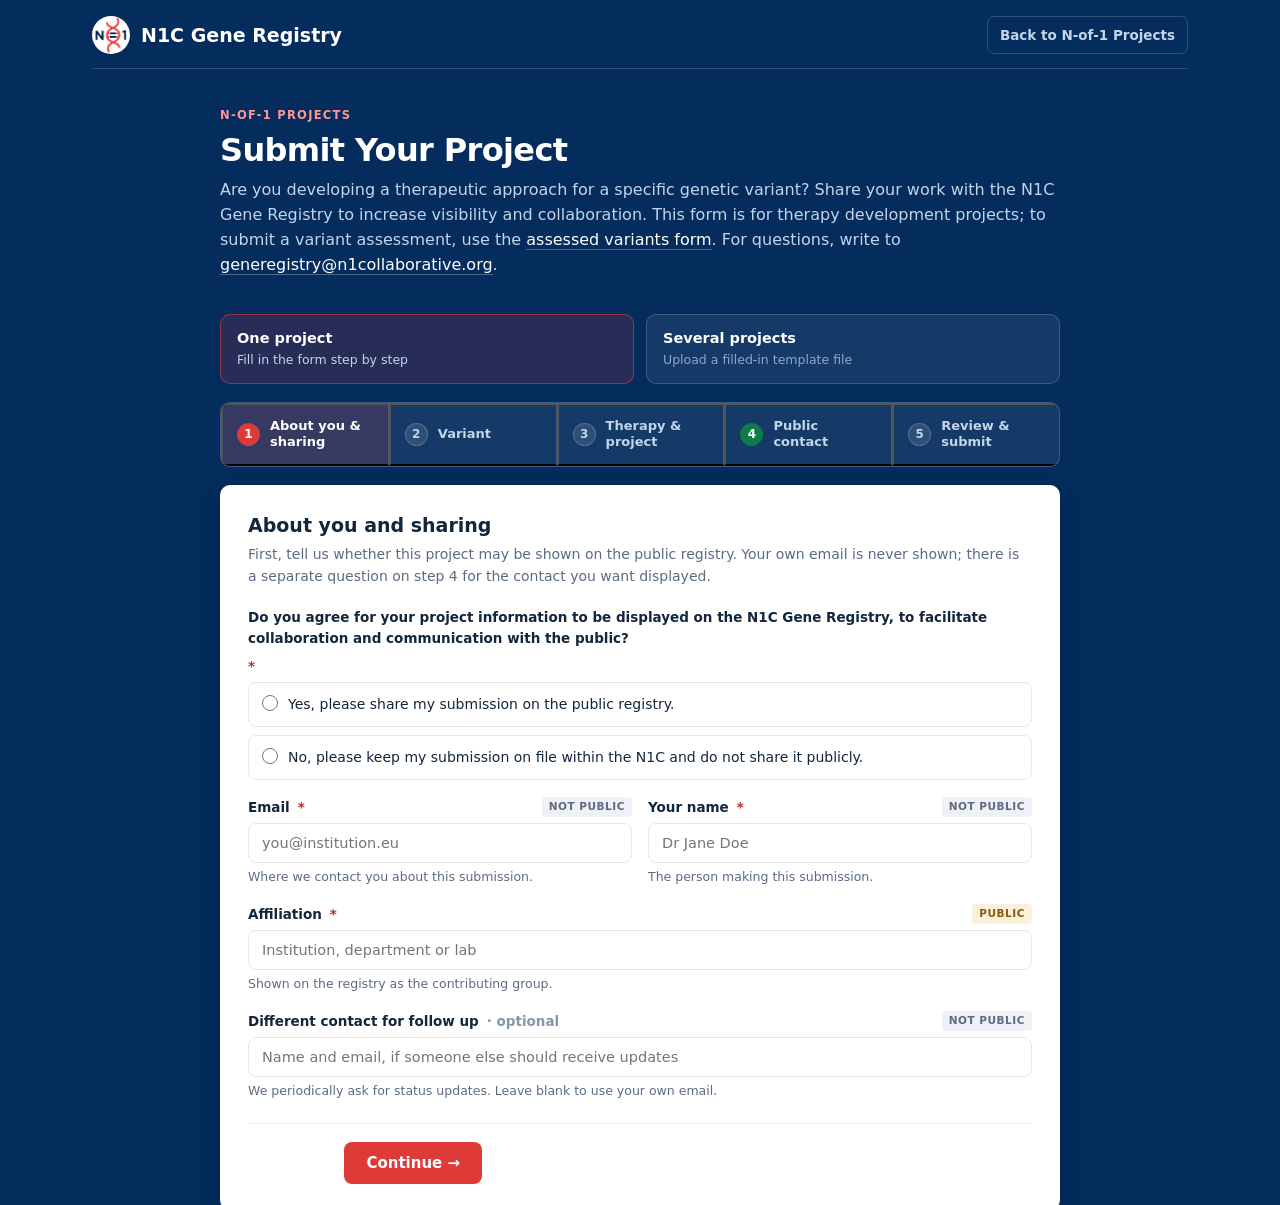
<file: index.html>
<!DOCTYPE html>
<html lang="en">
<head>
<meta charset="UTF-8">
<title>N1C Gene Registry</title>
<meta http-equiv="refresh" content="0; url=submit.html">
<link rel="canonical" href="submit.html">
</head>
<body>
<p>Redirecting to the <a href="submit.html">submission form</a>&hellip;</p>
</body>
</html>
</file>
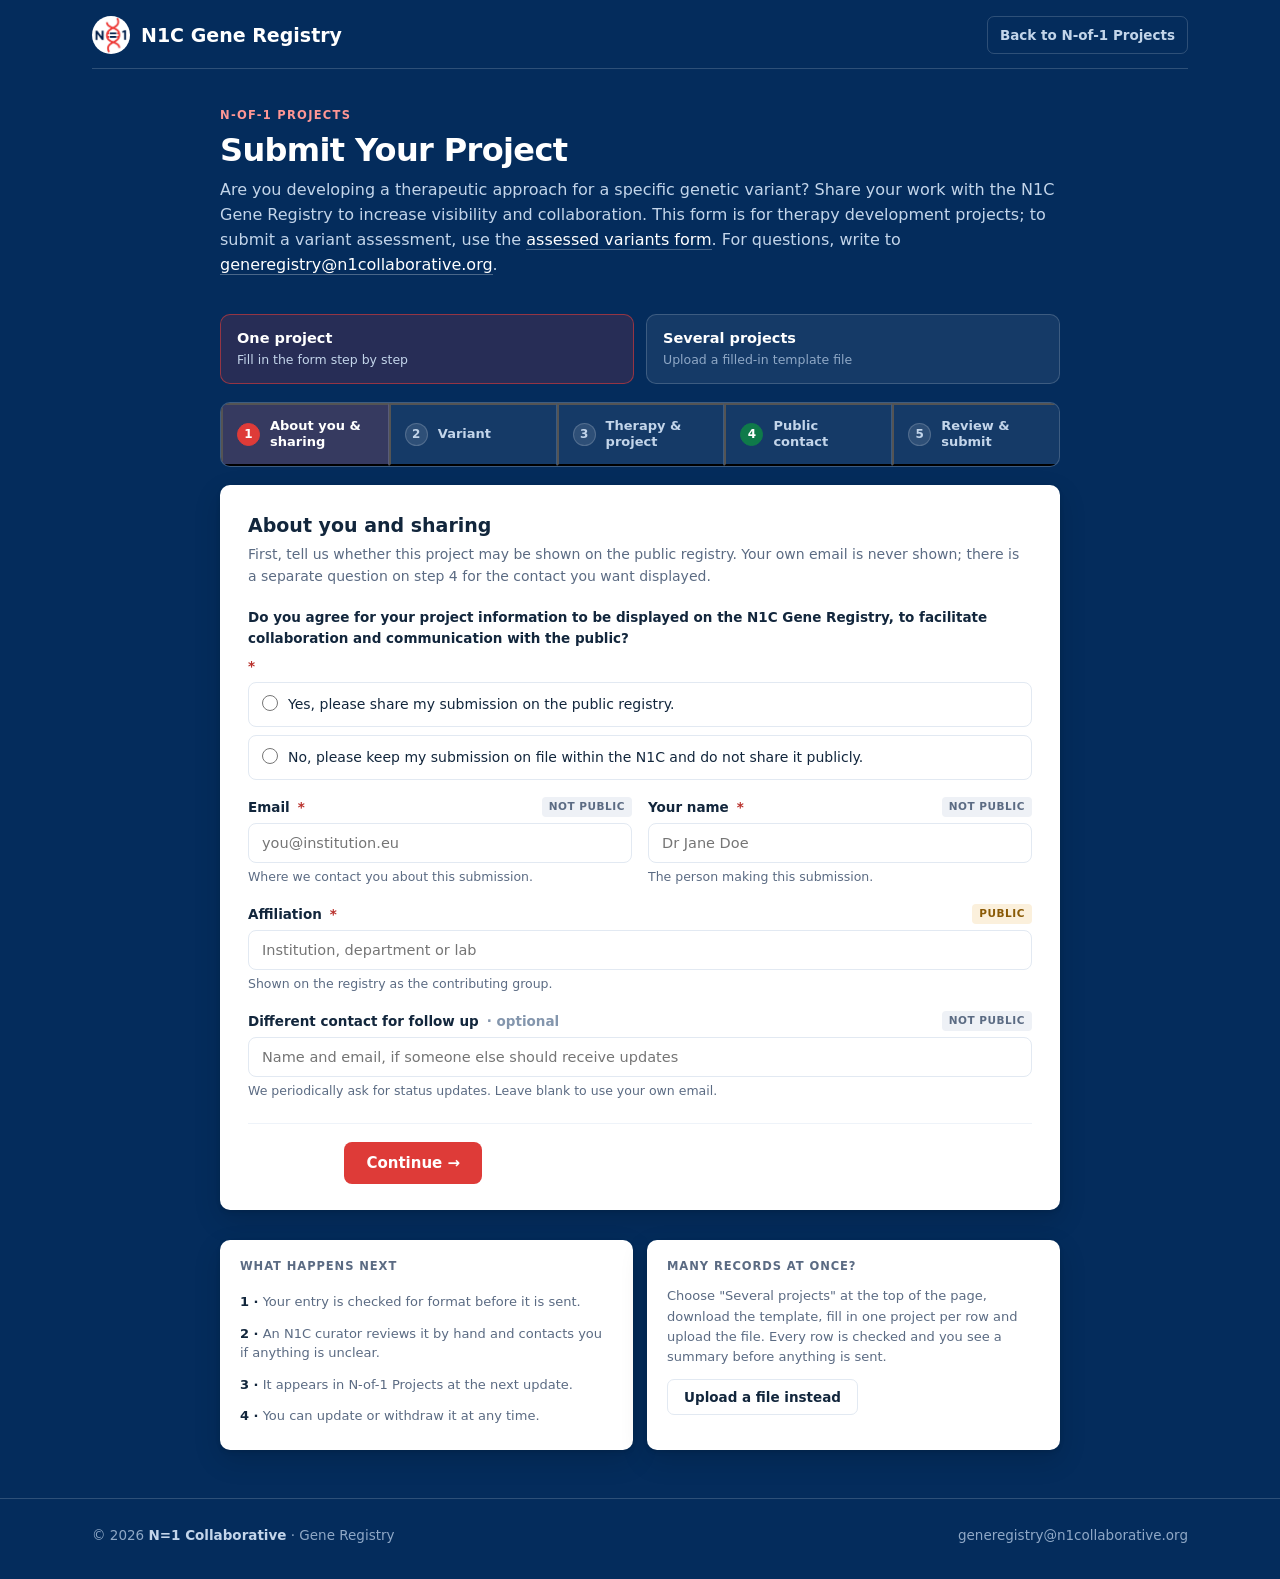
<file: submit.html>
<!DOCTYPE html>
<html lang="en">
<head>
<meta charset="UTF-8">
<meta name="viewport" content="width=device-width,initial-scale=1">
<title>Submit Your Project | N1C Gene Registry</title>
<meta name="description" content="Submit an N-of-1 therapy development project to the N1C Gene Registry, one at a time or from a file.">
<link rel="stylesheet" href="submit.css">
</head>
<body>

<header class="site-head"><div class="wrap">
  <div class="bar">
    <a class="brand" href="index.html"><img src="N1C_logo.jpg" alt=""> N1C Gene Registry</a>
    <a class="back" href="N1C_projects.html">Back to N-of-1 Projects</a>
  </div>
</div></header>

<div class="wrap">

  <div class="page-head">
    <div class="eyebrow">N-of-1 Projects</div>
    <h1>Submit Your Project</h1>
    <p>Are you developing a therapeutic approach for a specific genetic variant? Share your work with the
      N1C Gene Registry to increase visibility and collaboration. This form is for therapy development
      projects; to submit a variant assessment, use the
      <a href="submit_variant.html">assessed variants form</a>. For questions, write to
      <a href="mailto:generegistry@n1collaborative.org">generegistry@n1collaborative.org</a>.</p>
  </div>

  <!-- ============ HOW WOULD YOU LIKE TO SUBMIT? ============ -->
  <div class="mode" id="mode">
    <button type="button" class="m on" id="mode-single" onclick="N1C.setMode('single')">
      <span class="mt">One project</span><span class="md">Fill in the form step by step</span></button>
    <button type="button" class="m" id="mode-bulk" onclick="N1C.setMode('bulk')">
      <span class="mt">Several projects</span><span class="md">Upload a filled-in template file</span></button>
  </div>

  <div class="steps" id="steps">
    <button type="button" class="s on" data-i="0"><span class="n">1</span><span class="t">About you &amp; sharing</span></button>
    <button type="button" class="s" data-i="1"><span class="n">2</span><span class="t">Variant</span></button>
    <button type="button" class="s" data-i="2"><span class="n">3</span><span class="t">Therapy &amp; project</span></button>
    <button type="button" class="s" data-i="3"><span class="n">4</span><span class="t">Public contact</span></button>
    <button type="button" class="s" data-i="4"><span class="n">5</span><span class="t">Review &amp; submit</span></button>
  </div>

  <div class="layout">
    <div class="paper form" id="formCard">
      <div class="errsum" id="errsum"></div>

      <!-- honeypot: hidden from people, filled in by bots -->
      <div style="position:absolute;left:-9999px" aria-hidden="true">
        <label for="f-website">Leave this field empty</label>
        <input id="f-website" name="website" type="text" tabindex="-1" autocomplete="off">
      </div>

      <!-- ============ STEP 1: ABOUT YOU AND SHARING ============ -->
      <section class="step" data-s="0">
        <h2 class="sec-t">About you and sharing</h2>
        <p class="sec-d">First, tell us whether this project may be shown on the public registry. Your own
          email is never shown; there is a separate question on step 4 for the contact you want displayed.</p>
        <div class="fg" id="fg-consent">
          <label>Do you agree for your project information to be displayed on the N1C Gene Registry,
            to facilitate collaboration and communication with the public? <span class="req">*</span></label>
          <div class="radio">
            <label data-g="consent"><input type="radio" name="consent" value="Yes"> Yes, please share my submission on the public registry.</label>
            <label data-g="consent"><input type="radio" name="consent" value="No"> No, please keep my submission on file within the N1C and do not share it publicly.</label>
          </div>
        </div>
        <div class="g2">
          <div class="fg" id="fg-email">
            <label for="f-email">Email <span class="req">*</span><span class="vis priv">Not public</span></label>
            <input id="f-email" type="email" autocomplete="email" placeholder="you@institution.eu">
            <div class="hint">Where we contact you about this submission.</div>
          </div>
          <div class="fg" id="fg-name">
            <label for="f-name">Your name <span class="req">*</span><span class="vis priv">Not public</span></label>
            <input id="f-name" autocomplete="name" placeholder="Dr Jane Doe">
            <div class="hint">The person making this submission.</div>
          </div>
        </div>
        <div class="fg" id="fg-aff">
          <label for="f-aff">Affiliation <span class="req">*</span><span class="vis pub">Public</span></label>
          <input id="f-aff" autocomplete="organization" placeholder="Institution, department or lab">
          <div class="hint">Shown on the registry as the contributing group.</div>
        </div>
        <div class="fg">
          <label for="f-alt">Different contact for follow up <span class="opt">&middot; optional</span><span class="vis priv">Not public</span></label>
          <input id="f-alt" placeholder="Name and email, if someone else should receive updates">
          <div class="hint">We periodically ask for status updates. Leave blank to use your own email.</div>
        </div>
      </section>

      <!-- ============ STEP 2: VARIANT ============ -->
      <section class="step" data-s="1" hidden>
        <h2 class="sec-t">Variant information</h2>
        <p class="sec-d">Please give the transcript, coding change and protein change separately.
          Each one is checked as you type.</p>
        <div class="g2">
          <div class="fg" id="fg-gene">
            <label for="f-gene">Gene name <span class="req">*</span><span class="vis pub">Public</span></label>
            <input id="f-gene" placeholder="CLN3">
            <div class="hint">HUGO approved nomenclature. Check at
              <a href="https://www.genenames.org/" target="_blank" rel="noopener">genenames.org</a>.</div>
          </div>
          <div class="fg" id="fg-tx">
            <label for="f-tx">Reference transcript <span class="req">*</span><span class="vis pub">Public</span></label>
            <input id="f-tx" placeholder="NM_001042432.2">
            <div class="hint">RefSeq accession including the version number.</div>
          </div>
          <div class="fg" id="fg-cvar">
            <label for="f-cvar">Coding change (c.) <span class="req">*</span><span class="vis pub">Public</span></label>
            <input id="f-cvar" placeholder="c.1054C>T">
            <div class="hint">HGVS notation, beginning with c.</div>
          </div>
          <div class="fg" id="fg-pvar">
            <label for="f-pvar">Protein change (p.) <span class="opt">&middot; optional</span><span class="vis pub">Public</span></label>
            <input id="f-pvar" placeholder="p.Arg352*">
            <div class="hint">HGVS notation. Use p.? if not predictable.</div>
          </div>
        </div>
        <div class="hgvs" id="hgvs">Full notation: <b class="mono" id="hgvs-v"></b></div>
        <div class="fg">
          <label for="f-conf">Confirmed protein or RNA change, if different from predicted
            <span class="opt">&middot; optional</span><span class="vis pub">Public</span></label>
          <textarea id="f-conf" placeholder="Any change verified by functional studies, and how it differed from the prediction."></textarea>
        </div>
        <div class="fg" id="fg-pub">
          <label>Has this variant been published or deposited in databases? <span class="req">*</span><span class="vis pub">Public</span></label>
          <div class="radio inline">
            <label data-g="pubd"><input type="radio" name="pubd" value="Yes"> Yes</label>
            <label data-g="pubd"><input type="radio" name="pubd" value="No"> No</label>
          </div>
        </div>
        <div class="fg">
          <label for="f-link">Link to the publication or database entry <span class="opt">&middot; optional</span><span class="vis pub">Public</span></label>
          <input id="f-link" placeholder="DOI, PubMed ID, ClinVar or LOVD entry">
          <div class="hint">Entries with a reference are published faster.</div>
        </div>
      </section>

      <!-- ============ STEP 3: THERAPY AND PROJECT ============ -->
      <section class="step" data-s="2" hidden>
        <h2 class="sec-t">Therapy and project</h2>
        <p class="sec-d">What you are developing, and how far along it is.</p>
        <div class="fg" id="fg-strat">
          <label>What is your therapeutic strategy? <span class="req">*</span><span class="vis pub">Public</span></label>
          <div class="radio">
            <label data-g="strat"><input type="radio" name="strat" value="Antisense oligonucleotide"> Antisense oligonucleotide (ASO)</label>
            <label data-g="strat"><input type="radio" name="strat" value="Gene replacement"> Gene replacement</label>
            <label data-g="strat"><input type="radio" name="strat" value="Gene editing"> Gene editing (for example CRISPR/Cas9, base or prime editing)</label>
            <label data-g="strat"><input type="radio" name="strat" value="RNA editing"> RNA editing</label>
            <label data-g="strat"><input type="radio" name="strat" value="Other"> Other</label>
          </div>
          <input id="f-strat-other" placeholder="Please specify" style="margin-top:9px;display:none">
        </div>
        <div class="fg" id="fg-status">
          <label for="f-status">What is the status of your project? <span class="req">*</span><span class="vis pub">Public</span></label>
          <select id="f-status">
            <option value="">Choose&hellip;</option>
            <option value="Under Development">Under development</option>
            <option value="Developed">Developed</option>
            <option value="Clinical Application">Clinical application (in use or on trial in patients)</option>
            <option value="Currently Not Pursued for Development">Currently not pursued, or development on pause</option>
          </select>
          <div class="hint">We periodically request status updates on projects in the registry.</div>
          <div class="intnote" id="intnote">This status is kept for N1C internal records and is not displayed
            on the public registry. It helps the team spot when a second group is working on the same gene.</div>
        </div>
        <div class="g2">
          <div class="fg" id="fg-other-pt">
            <label>Could this therapy be applied to other patients in the future? <span class="req">*</span><span class="vis pub">Public</span></label>
            <div class="radio inline">
              <label data-g="otherpt"><input type="radio" name="otherpt" value="Yes"> Yes</label>
              <label data-g="otherpt"><input type="radio" name="otherpt" value="No"> No</label>
              <label data-g="otherpt"><input type="radio" name="otherpt" value="Maybe"> Maybe</label>
            </div>
          </div>
          <div class="fg" id="fg-model">
            <label>Is there a disease model available? <span class="req">*</span><span class="vis pub">Public</span></label>
            <div class="radio inline">
              <label data-g="model"><input type="radio" name="model" value="Yes"> Yes</label>
              <label data-g="model"><input type="radio" name="model" value="No"> No</label>
            </div>
            <div class="hint">Cell line or animal.</div>
          </div>
        </div>
        <div class="fg">
          <label for="f-model-d">If yes, describe what is available <span class="opt">&middot; optional</span><span class="vis pub">Public</span></label>
          <textarea id="f-model-d" placeholder="Patient derived fibroblasts, iPSC line, mouse model&hellip;"></textarea>
        </div>
      </section>

      <!-- ============ STEP 4: PUBLIC CONTACT ============ -->
      <section class="step" data-s="3" hidden>
        <h2 class="sec-t">Public contact and comments</h2>
        <p class="sec-d" id="pc-intro-yes">You chose to display this project. Please give the contact that researchers and
          families should use to reach it.</p>
        <p class="sec-d" id="pc-intro-no" style="display:none">You chose not to display this project, so no public contact is
          needed. You can still leave a comment for the N1C team.</p>
        <div class="fg" id="fg-pcontact" data-optional-when-hidden="yes">
          <label for="f-pcontact">Contact name and email to display publicly <span class="req">*</span><span class="vis pub">Public</span></label>
          <input id="f-pcontact" placeholder="Dr Jane Doe · j.doe@institution.eu">
          <div class="hint">The address researchers and families will use to reach the project.
            A shared team mailbox works well here.</div>
        </div>
        <div class="fg">
          <label for="f-comments">Any additional comments for the N1C <span class="opt">&middot; optional</span><span class="vis priv">Not public</span></label>
          <textarea id="f-comments" placeholder="Anything else about your work you would like to share."></textarea>
        </div>
      </section>

      <!-- ============ STEP 5: REVIEW ============ -->
      <section class="step" data-s="4" hidden>
        <h2 class="sec-t">Review and submit</h2>
        <p class="sec-d">Please check your entry before submitting.</p>
        <div class="rev">
          <div class="rh">About you and sharing <button type="button" onclick="N1C.goStep(0)">Edit</button></div>
          <div class="kv"><div class="k">Display publicly</div><div class="v" id="r-consent"></div></div>
          <div class="kv"><div class="k">Name</div><div class="v" id="r-name"></div></div>
          <div class="kv"><div class="k">Email</div><div class="v" id="r-email"></div></div>
          <div class="kv"><div class="k">Affiliation</div><div class="v" id="r-aff"></div></div>
        </div>
        <div class="rev">
          <div class="rh">Variant <button type="button" onclick="N1C.goStep(1)">Edit</button></div>
          <div class="kv"><div class="k">Gene</div><div class="v" id="r-gene"></div></div>
          <div class="kv"><div class="k">Transcript</div><div class="v mono" id="r-tx"></div></div>
          <div class="kv"><div class="k">Coding change</div><div class="v mono" id="r-cvar"></div></div>
          <div class="kv"><div class="k">Protein change</div><div class="v mono" id="r-pvar"></div></div>
          <div class="kv"><div class="k">Published or deposited</div><div class="v" id="r-pubd"></div></div>
          <div class="kv"><div class="k">Reference</div><div class="v" id="r-link"></div></div>
        </div>
        <div class="rev">
          <div class="rh">Therapy and project <button type="button" onclick="N1C.goStep(2)">Edit</button></div>
          <div class="kv"><div class="k">Strategy</div><div class="v" id="r-strat"></div></div>
          <div class="kv"><div class="k">Status</div><div class="v" id="r-status"></div></div>
          <div class="kv"><div class="k">Applicable to others</div><div class="v" id="r-otherpt"></div></div>
          <div class="kv"><div class="k">Disease model</div><div class="v" id="r-model"></div></div>
        </div>
        <div class="rev">
          <div class="rh">Public contact <button type="button" onclick="N1C.goStep(3)">Edit</button></div>
          <div class="kv"><div class="k">Public contact</div><div class="v" id="r-pcontact"></div></div>
        </div>
      </section>

      <div class="nav-btns">
        <button type="button" class="btn ghost sm" id="back" onclick="N1C.prev()">&larr; Back</button>
        <button type="button" class="btn" id="next" onclick="N1C.next()">Continue &rarr;</button>
        <span class="sp" id="stat"></span>
      </div>
    </div>

    <!-- ============ SEVERAL PROJECTS FROM A FILE ============ -->
    <div class="paper form bulk" id="bulkCard" style="display:none">
      <h2 class="sec-t">Upload several projects at once</h2>
      <p class="sec-d">Three steps: download the template, fill in one project per row (keep the header row as it is),
        then choose the file here. The same checks as the form run over every row; nothing is blocked, and a curator
        checks every entry by hand.</p>

      <div class="bulk-steps">
        <div class="bs"><b>1</b> <a class="btn ghost sm" href="Submission_Template.xlsx" download>Download the template</a>
          <span class="bs-d">Excel file with one column per question.</span></div>
        <div class="bs"><b>2</b> <span class="bs-d">Fill in one project per row. The variant can stay in one cell
          (for example NM_000051.2:c.7865C>T: p.Ala2622Val); it is split automatically.</span></div>
        <div class="bs"><b>3</b> <span class="bs-d">Choose the filled-in file below.</span></div>
      </div>

      <h3 class="sub-t">Your details</h3>
      <div class="g2">
        <div class="fg" id="fg-bulk-name">
          <label for="bulk-name">Your name <span class="req">*</span><span class="vis priv">Not public</span></label>
          <input id="bulk-name" autocomplete="name" placeholder="Dr Jane Doe">
          <div class="hint">Used only if a row has no submitter name.</div>
        </div>
        <div class="fg" id="fg-bulk-email">
          <label for="bulk-email">Email <span class="req">*</span><span class="vis priv">Not public</span></label>
          <input id="bulk-email" type="email" autocomplete="email" placeholder="you@institution.eu">
          <div class="hint">Where we contact you about this upload.</div>
        </div>
      </div>

      <h3 class="sub-t">Your file</h3>
      <div class="fg">
        <label for="bulk-file">Choose the filled-in template <span class="req">*</span></label>
        <input id="bulk-file" type="file" accept=".xlsx,.xls,.csv">
        <div class="hint">Excel (.xlsx) or CSV, up to 2 MB and 500 rows. The file stays in your browser until you press Submit.</div>
      </div>
      <div class="summary" id="bulk-summary" style="display:none"></div>
      <ul class="notes" id="bulk-notes" style="display:none"></ul>
      <div class="preview" id="bulk-preview" style="display:none"></div>

      <div class="nav-btns">
        <button type="button" class="btn" id="bulk-submit" disabled>Submit all rows</button>
        <span class="sp" id="bulk-stat"></span>
      </div>
    </div>

    <!-- ============ RESULT PANELS ============ -->
    <div class="paper done" id="done">
      <div class="tick">&#10003;</div>
      <h2>Thank you, your project has been submitted</h2>
      <p data-email="on">A copy has been sent to your email address. An N1C curator will review the entry and it will appear
        in the N-of-1 Projects registry once confirmed. You can update or withdraw it at any time by replying to that email.</p>
      <p data-email="off">Please make a note of your reference number. An N1C curator will review the entry by hand and will
        contact you if anything is unclear; it appears in the N-of-1 Projects registry once confirmed. To update or withdraw it,
        email <a href="mailto:generegistry@n1collaborative.org">generegistry@n1collaborative.org</a> quoting the reference.</p>
      <div class="ref">Your reference: <b id="done-id"></b></div>
    </div>

    <div class="paper done" id="bulk-done" style="display:none">
      <div class="tick">&#10003;</div>
      <h2>Thank you, <span id="bulk-done-count"></span> projects have been submitted</h2>
      <p>An N1C curator will review every row by hand and will contact you if anything is unclear. Please keep the
        reference numbers below; quote them in any email to
        <a href="mailto:generegistry@n1collaborative.org">generegistry@n1collaborative.org</a>.</p>
      <div class="ref idlist">References: <b id="bulk-ids"></b></div>
    </div>

    <div class="paper failed" id="failed">
      <h2>Your submission could not be sent</h2>
      <p>Something went wrong on our side, and we did not want you to lose what you typed. Please copy the
        text below and email it to
        <a href="mailto:generegistry@n1collaborative.org">generegistry@n1collaborative.org</a>,
        and we will enter it for you.</p>
      <textarea id="failed-text" readonly></textarea>
      <div style="margin-top:12px">
        <button type="button" class="btn sm" onclick="N1C.copyFallback()">Copy the text</button>
        <button type="button" class="btn ghost sm" onclick="N1C.backToForm()">Back to the form</button>
      </div>
    </div>

    <div class="paper failed" id="bulk-failed" style="display:none">
      <h2>Your file could not be sent</h2>
      <p>Something went wrong on our side. Nothing was saved. Please email the file itself to
        <a href="mailto:generegistry@n1collaborative.org">generegistry@n1collaborative.org</a> with your name,
        and we will enter the rows for you.</p>
      <div style="margin-top:12px">
        <button type="button" class="btn ghost sm" onclick="N1C.bulkBack()">Back to the upload</button>
      </div>
    </div>
  </div>

  <div class="after" id="after">
    <div class="paper c">
      <h3>What happens next</h3>
      <div class="s"><b>1 &middot;</b> Your entry is checked for format before it is sent.</div>
      <div class="s"><b>2 &middot;</b> An N1C curator reviews it by hand and contacts you if anything is unclear.</div>
      <div class="s"><b>3 &middot;</b> It appears in N-of-1 Projects at the next update.</div>
      <div class="s"><b>4 &middot;</b> You can update or withdraw it at any time.</div>
    </div>
    <div class="paper c">
      <h3>Many records at once?</h3>
      <p>Choose "Several projects" at the top of the page, download the template, fill in one project per row and
        upload the file. Every row is checked and you see a summary before anything is sent.</p>
      <div style="margin-top:12px"><button type="button" class="btn ghost sm" onclick="N1C.setMode('bulk')">Upload a file instead</button></div>
    </div>
  </div>

</div>

<footer class="site-foot"><div class="wrap">
  <div>&copy; 2026 <b>N=1 Collaborative</b> &middot; Gene Registry</div>
  <div><a href="mailto:generegistry@n1collaborative.org">generegistry@n1collaborative.org</a></div>
</div></footer>

<script src="xlsx.full.min.js"></script>
<script src="n1c_forms.js"></script>
<script>
(function () {
  var $ = N1C.$, val = N1C.val, radio = N1C.radio, put = N1C.put, V = N1C.V, NORM = N1C.NORM;

  function strategy() {
    var s = radio('strat');
    return (s === 'Other') ? (val('f-strat-other').trim() || 'Other') : s;
  }

  /* ---------- step-by-step path ---------- */
  N1C.initSteps({
    kind: 'project',
    last: 4,
    rules: {
      email: { el: 'f-email', fg: 'fg-email', step: 0, name: 'Email', t: V.email,
               bad: 'Please enter a valid email address, for example j.doe@institution.eu', good: 'Valid email address' },
      name:  { el: 'f-name', fg: 'fg-name', step: 0, name: 'Your name', t: function (v) { return v.trim().length > 1; },
               bad: 'Please give your name.', good: 'Thanks' },
      aff:   { el: 'f-aff', fg: 'fg-aff', step: 0, name: 'Affiliation', t: function (v) { return v.trim().length > 1; },
               bad: 'Please give your institution, department or lab.', good: 'This will appear as the contributing group' },
      gene:  { el: 'f-gene', fg: 'fg-gene', step: 1, name: 'Gene name', t: V.gene,
               bad: 'Use an HGNC approved symbol with no spaces, for example CLN3.', good: 'Recognised symbol format' },
      tx:    { el: 'f-tx', fg: 'fg-tx', step: 1, name: 'Reference transcript', t: V.transcript,
               bad: 'Needs a RefSeq accession including the version, for example NM_001042432.2', good: 'Valid RefSeq accession' },
      cvar:  { el: 'f-cvar', fg: 'fg-cvar', step: 1, name: 'Coding change', t: V.coding,
               bad: 'The coding change must begin with c. For example c.1054C>T', good: 'Valid HGVS coding change' },
      pvar:  { el: 'f-pvar', fg: 'fg-pvar', step: 1, name: 'Protein change', t: V.protein,
               bad: 'If given, the protein change must begin with p. For example p.Arg352*', good: 'Valid HGVS protein change' },
      pcont: { el: 'f-pcontact', fg: 'fg-pcontact', step: 3, name: 'Public contact',
               t: function (v) { return radio('consent') !== 'Yes' || v.trim().length > 3; },
               bad: 'Please give the name and email to display publicly.', good: 'This is what other researchers will see' }
    },
    radios: {
      consent: { fg: 'fg-consent',  step: 0, name: 'Display on the registry (yes or no)' },
      pubd:    { fg: 'fg-pub',      step: 1, name: 'Published or deposited in databases' },
      strat:   { fg: 'fg-strat',    step: 2, name: 'Therapeutic strategy' },
      otherpt: { fg: 'fg-other-pt', step: 2, name: 'Applicable to other patients' },
      model:   { fg: 'fg-model',    step: 2, name: 'Disease model available' }
    },
    selects: {
      'f-status': { fg: 'fg-status', step: 2, name: 'Project status' }
    },
    onRadio: function (group) {
      if (group === 'strat') $('f-strat-other').style.display = (radio('strat') === 'Other') ? 'block' : 'none';
    },
    afterCheck: function () {
      var st = val('f-status');
      $('intnote').style.display = /Not Pursued/i.test(st) ? 'block' : 'none';

      var showPc = radio('consent') !== 'No';
      $('fg-pcontact').style.display = showPc ? '' : 'none';
      $('pc-intro-yes').style.display = showPc ? '' : 'none';
      $('pc-intro-no').style.display = showPc ? 'none' : '';

      var hg = $('hgvs');
      if (V.transcript(val('f-tx')) && V.coding(val('f-cvar'))) {
        var pv = val('f-pvar').trim();
        $('hgvs-v').textContent = val('f-tx').trim() + ':' + val('f-cvar').trim() + (pv ? ' (' + pv + ')' : '');
        hg.style.display = 'block';
      } else { hg.style.display = 'none'; }
    },
    fillReview: function () {
      put('r-consent', radio('consent') === 'Yes' ? 'Yes, share on the public registry' :
                       radio('consent') === 'No'  ? 'No, keep on file within the N1C' : '');
      put('r-name', val('f-name')); put('r-email', val('f-email')); put('r-aff', val('f-aff'));
      put('r-gene', val('f-gene')); put('r-tx', val('f-tx'));
      put('r-cvar', val('f-cvar')); put('r-pvar', val('f-pvar'));
      put('r-pubd', radio('pubd')); put('r-link', val('f-link'));
      put('r-strat', strategy()); put('r-status', val('f-status'));
      put('r-otherpt', radio('otherpt')); put('r-model', radio('model'));
      put('r-pcontact', radio('consent') === 'No' ? 'Not needed (not displayed)' : val('f-pcontact'));
    },
    payload: function () {
      return {
        submitterName:    val('f-name').trim(),
        submitterEmail:   val('f-email').trim(),
        followUp:         val('f-alt').trim(),
        affiliation:      val('f-aff').trim(),
        displayPublicly:  radio('consent'),
        publicContact:    radio('consent') === 'No' ? '' : val('f-pcontact').trim(),
        gene:             val('f-gene').trim().toUpperCase(),
        transcript:       val('f-tx').trim(),
        codingChange:     val('f-cvar').trim(),
        proteinChange:    val('f-pvar').trim(),
        modality:         strategy(),
        status:           val('f-status'),
        confirmedChange:  val('f-conf').trim(),
        published:        radio('pubd'),
        link:             val('f-link').trim(),
        otherPatients:    radio('otherpt'),
        diseaseModel:     radio('model'),
        diseaseModelDesc: val('f-model-d').trim(),
        comments:         val('f-comments').trim()
      };
    }
  });

  $('f-gene').addEventListener('blur', function () { this.value = this.value.trim().toUpperCase(); N1C.check(); });
  ['f-tx', 'f-cvar', 'f-pvar', 'f-email', 'f-aff', 'f-name'].forEach(function (id) {
    $(id).addEventListener('blur', function () { this.value = this.value.trim(); N1C.check(); });
  });

  /* ---------- file-upload path ---------- */
  N1C.initBulk({
    kind: 'project',
    label: 'project',
    keys: ['gene', 'variantTargeted', 'transcript', 'codingChange'],
    previewKeys: ['gene', 'transcript', 'codingChange', 'proteinChange', 'modality', 'status', 'displayPublicly'],
    columns: [
      { key: 'submitterEmail', label: 'Email', aliases: ['email address', 'submitter email', 'email'], required: true, check: V.email, checkMsg: 'email address looks wrong' },
      { key: 'submitterName', label: 'Name', aliases: ['your name', 'your name:', 'submitter name', 'name'], required: true },
      { key: 'affiliation', label: 'Affiliation', aliases: ['what is your affiliation*', 'affiliation', 'contributing group', 'institution'] },
      { key: 'followUp', label: 'Follow up contact', aliases: ['if it is different from the submitter*', 'follow up contact', 'follow-up contact'] },
      { key: 'gene', label: 'Gene', aliases: ['gene name*', 'gene'], required: true, check: V.gene, checkMsg: 'gene symbol looks wrong',
        norm: function (v) { return String(v).trim().toUpperCase(); } },
      { key: 'variantTargeted', label: 'Variant targeted', aliases: ['variant targeted*', 'variant'] },
      { key: 'transcript', label: 'Transcript', aliases: ['refseq transcript', 'reference transcript', 'transcript'], check: V.transcript, checkMsg: 'transcript needs a RefSeq accession with a version, for example NM_000051.2' },
      { key: 'codingChange', label: 'Coding change (c.)', aliases: ['coding dna change (c.)', 'coding change (c.)', 'coding change', 'coding dna change'], check: V.coding, checkMsg: 'coding change does not start with c.' },
      { key: 'proteinChange', label: 'Protein change (p.)', aliases: ['predicted protein change (p.)', 'protein change (p.)', 'protein change', 'predicted protein change'], check: V.protein, checkMsg: 'protein change does not start with p.' },
      { key: 'confirmedChange', label: 'Confirmed protein or RNA change', aliases: ['is there a confirmed protein*', 'confirmed protein or rna change'] },
      { key: 'published', label: 'Published or deposited', aliases: ['has this variant been published*', 'published or deposited'], norm: NORM.yesNo },
      { key: 'link', label: 'Publication or database link', aliases: ['please provide link*', 'publication or database link', 'link to the publication*'] },
      { key: 'modality', label: 'Therapeutic strategy', aliases: ['what is your therapeutic strategy*', 'therapeutic modality', 'therapeutic strategy'], required: true, norm: NORM.modality },
      { key: 'n1cGuidelines', label: 'Assessed with N1C guidelines?', aliases: ['has the variant been assessed*', 'assessed with n1c guidelines?'] , norm: NORM.yesNo },
      { key: 'n1cOutcome', label: 'N1C guidelines outcome', aliases: ['what is the outcome*', 'n1c guidelines outcome'] },
      { key: 'asoApproach', label: 'ASO design approach', aliases: ['what is the approach for your aso*', 'aso design approach', 'approach'] },
      { key: 'status', label: 'Project status', aliases: ['what is the status of your project*', 'status'], required: true, norm: NORM.status },
      { key: 'otherPatients', label: 'Applicable to other patients', aliases: ['could this therapy be applied*', 'applicable to other patients'], norm: NORM.yesNo },
      { key: 'diseaseModel', label: 'Disease model available', aliases: ['is there a disease model*', 'disease model available'], norm: NORM.yesNo },
      { key: 'diseaseModelDesc', label: 'Disease model description', aliases: ['if yes, describe*', 'disease model description'] },
      { key: 'displayPublicly', label: 'Display on the registry', aliases: ['do you agree for your project*', 'display publicly', 'display in registry', 'display on the registry'], required: true, norm: NORM.yesNo },
      { key: 'publicContact', label: 'Public contact', aliases: ['please provide the contact name*', 'public contact', 'contact name and email to display*'] },
      { key: 'comments', label: 'Additional comments', aliases: ['do you have any additional comments*', 'additional comments', 'comments'] }
    ],
    derive: function (f, note) {
      if ((!f.transcript || !f.codingChange) && f.variantTargeted) {
        var vt = f.variantTargeted;
        var t = /N[MR]_\d+\.\d+/i.exec(vt), c = /c\.[^\s:;,()]+/i.exec(vt), p = /p\.[^\s:;,()]+/i.exec(vt);
        if (!f.transcript && t) f.transcript = t[0].toUpperCase();
        if (!f.codingChange && c) f.codingChange = c[0];
        if (!f.proteinChange && p) f.proteinChange = p[0];
        if (!t || !c) note('variant could not be split into transcript and c. change: "' + vt + '"');
      }
      if (!f.transcript && !f.variantTargeted) note('transcript is missing');
      if (!f.codingChange && !f.variantTargeted) note('coding change (c.) is missing');
      if (f.displayPublicly === 'Yes' && !f.publicContact) note('display is Yes but no public contact was given');
    }
  });
})();
</script>
</body>
</html>
</file>
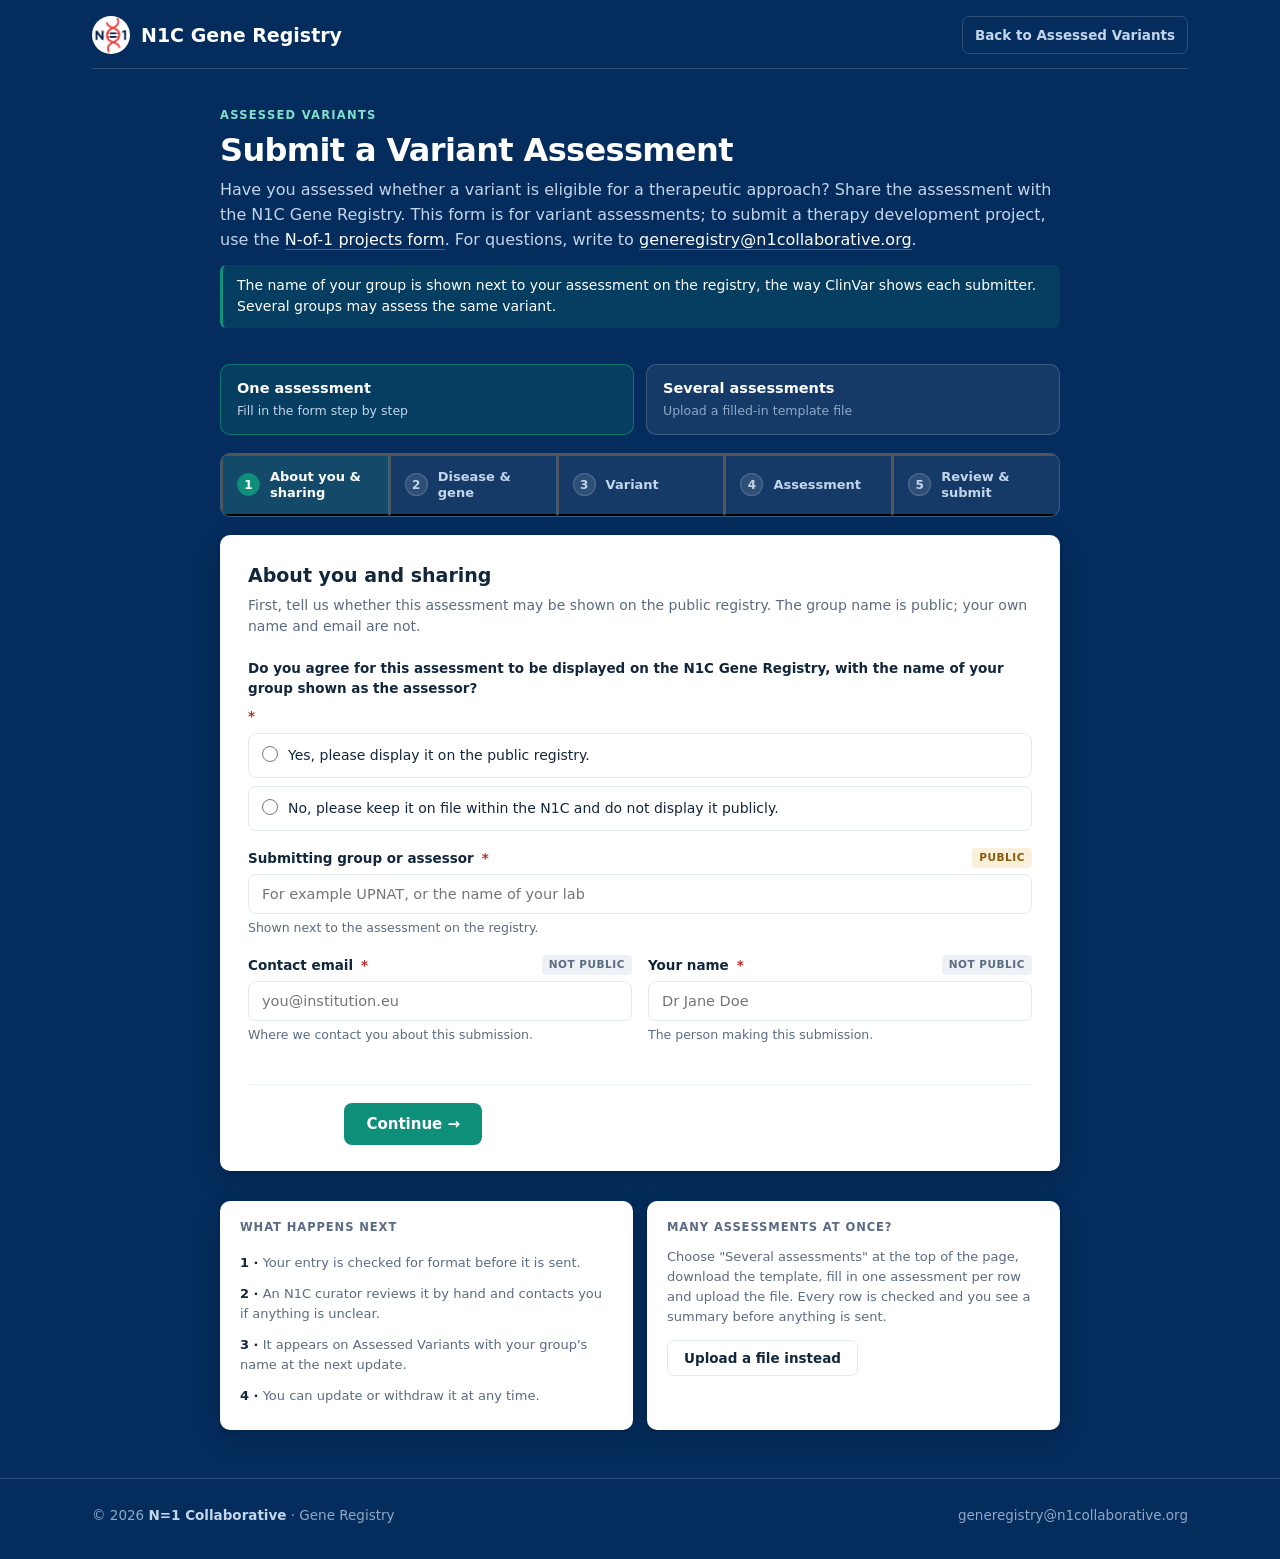
<file: submit_variant.html>
<!DOCTYPE html>
<html lang="en">
<head>
<meta charset="UTF-8">
<meta name="viewport" content="width=device-width,initial-scale=1">
<title>Submit a Variant Assessment | N1C Gene Registry</title>
<meta name="description" content="Submit an assessment of a variant's eligibility for a therapeutic approach to the N1C Gene Registry, one at a time or from a file.">
<link rel="stylesheet" href="submit.css">
<link rel="stylesheet" href="submit_variant.css">
</head>
<body>

<header class="site-head"><div class="wrap">
  <div class="bar">
    <a class="brand" href="index.html"><img src="N1C_logo.jpg" alt=""> N1C Gene Registry</a>
    <a class="back" href="assessed_variants.html">Back to Assessed Variants</a>
  </div>
</div></header>

<div class="wrap">

  <div class="page-head">
    <div class="eyebrow">Assessed Variants</div>
    <h1>Submit a Variant Assessment</h1>
    <p>Have you assessed whether a variant is eligible for a therapeutic approach? Share the assessment with the
      N1C Gene Registry. This form is for variant assessments; to submit a therapy development project, use the
      <a href="submit.html">N-of-1 projects form</a>. For questions, write to
      <a href="mailto:generegistry@n1collaborative.org">generegistry@n1collaborative.org</a>.</p>
    <p class="notice">The name of your group is shown next to your assessment on the registry, the way ClinVar shows
      each submitter. Several groups may assess the same variant.</p>
  </div>

  <!-- ============ HOW WOULD YOU LIKE TO SUBMIT? ============ -->
  <div class="mode" id="mode">
    <button type="button" class="m on" id="mode-single" onclick="N1C.setMode('single')">
      <span class="mt">One assessment</span><span class="md">Fill in the form step by step</span></button>
    <button type="button" class="m" id="mode-bulk" onclick="N1C.setMode('bulk')">
      <span class="mt">Several assessments</span><span class="md">Upload a filled-in template file</span></button>
  </div>

  <div class="steps" id="steps">
    <button type="button" class="s on" data-i="0"><span class="n">1</span><span class="t">About you &amp; sharing</span></button>
    <button type="button" class="s" data-i="1"><span class="n">2</span><span class="t">Disease &amp; gene</span></button>
    <button type="button" class="s" data-i="2"><span class="n">3</span><span class="t">Variant</span></button>
    <button type="button" class="s" data-i="3"><span class="n">4</span><span class="t">Assessment</span></button>
    <button type="button" class="s" data-i="4"><span class="n">5</span><span class="t">Review &amp; submit</span></button>
  </div>

  <div class="layout">
    <div class="paper form" id="formCard">
      <div class="errsum" id="errsum"></div>

      <!-- honeypot: hidden from people, filled in by bots -->
      <div style="position:absolute;left:-9999px" aria-hidden="true">
        <label for="f-website">Leave this field empty</label>
        <input id="f-website" name="website" type="text" tabindex="-1" autocomplete="off">
      </div>

      <!-- ============ STEP 1: ABOUT YOU AND SHARING ============ -->
      <section class="step" data-s="0">
        <h2 class="sec-t">About you and sharing</h2>
        <p class="sec-d">First, tell us whether this assessment may be shown on the public registry. The group name is
          public; your own name and email are not.</p>
        <div class="fg" id="fg-consent">
          <label>Do you agree for this assessment to be displayed on the N1C Gene Registry,
            with the name of your group shown as the assessor? <span class="req">*</span></label>
          <div class="radio">
            <label data-g="consent"><input type="radio" name="consent" value="Yes"> Yes, please display it on the public registry.</label>
            <label data-g="consent"><input type="radio" name="consent" value="No"> No, please keep it on file within the N1C and do not display it publicly.</label>
          </div>
        </div>
        <div class="fg" id="fg-group">
          <label for="f-group">Submitting group or assessor <span class="req">*</span><span class="vis pub">Public</span></label>
          <input id="f-group" autocomplete="organization" placeholder="For example UPNAT, or the name of your lab">
          <div class="hint">Shown next to the assessment on the registry.</div>
        </div>
        <div class="g2">
          <div class="fg" id="fg-email">
            <label for="f-email">Contact email <span class="req">*</span><span class="vis priv">Not public</span></label>
            <input id="f-email" type="email" autocomplete="email" placeholder="you@institution.eu">
            <div class="hint">Where we contact you about this submission.</div>
          </div>
          <div class="fg" id="fg-name">
            <label for="f-name">Your name <span class="req">*</span><span class="vis priv">Not public</span></label>
            <input id="f-name" autocomplete="name" placeholder="Dr Jane Doe">
            <div class="hint">The person making this submission.</div>
          </div>
        </div>
      </section>

      <!-- ============ STEP 2: DISEASE AND GENE ============ -->
      <section class="step" data-s="1" hidden>
        <h2 class="sec-t">Disease and gene</h2>
        <p class="sec-d">The condition the variant causes and the gene it sits in.</p>
        <div class="g2">
          <div class="fg" id="fg-disease">
            <label for="f-disease">Disease <span class="req">*</span><span class="vis pub">Public</span></label>
            <input id="f-disease" placeholder="Developmental and Epileptic Encephalopathy 65">
            <div class="hint">The disease name as used in Mondo.</div>
          </div>
          <div class="fg" id="fg-mondo">
            <label for="f-mondo">Mondo ID <span class="req">*</span><span class="vis pub">Public</span></label>
            <input id="f-mondo" placeholder="MONDO:0033374">
            <div class="hint">Look it up at <a href="https://monarchinitiative.org/" target="_blank" rel="noopener">monarchinitiative.org</a>.</div>
          </div>
        </div>
        <div class="g2">
          <div class="fg" id="fg-gene">
            <label for="f-gene">Gene <span class="req">*</span><span class="vis pub">Public</span></label>
            <input id="f-gene" placeholder="CYFIP2">
            <div class="hint">HUGO approved symbol. Check at
              <a href="https://www.genenames.org/" target="_blank" rel="noopener">genenames.org</a>.</div>
          </div>
          <div class="fg" id="fg-inh">
            <label for="f-inh">Inheritance <span class="req">*</span><span class="vis pub">Public</span></label>
            <select id="f-inh">
              <option value="">Choose&hellip;</option>
              <option>Autosomal recessive</option>
              <option>Autosomal dominant</option>
              <option>X-linked recessive</option>
              <option>X-linked dominant</option>
              <option>Other</option>
            </select>
          </div>
        </div>
        <div class="fg" id="fg-patho">
          <label for="f-patho">Pathomechanism <span class="req">*</span><span class="vis pub">Public</span></label>
          <select id="f-patho">
            <option value="">Choose&hellip;</option>
            <option>Loss of function</option>
            <option>Gain of function</option>
            <option>Dominant negative</option>
            <option>Mixed gain and loss of function</option>
            <option>Unknown</option>
          </select>
        </div>
      </section>

      <!-- ============ STEP 3: VARIANT ============ -->
      <section class="step" data-s="2" hidden>
        <h2 class="sec-t">Variant</h2>
        <p class="sec-d">Genome build GRCh38 is used for every entry. Transcript, coding change and protein change go in
          separate boxes and are checked as you type.</p>
        <div class="g2">
          <div class="fg">
            <label>Genome build <span class="vis pub">Public</span></label>
            <input value="GRCh38" readonly style="background:var(--paper-2);color:var(--muted)">
          </div>
          <div class="fg" id="fg-chr">
            <label for="f-chr">Chromosome <span class="req">*</span><span class="vis pub">Public</span></label>
            <select id="f-chr">
              <option value="">Choose&hellip;</option>
              <option>1</option><option>2</option><option>3</option><option>4</option><option>5</option>
              <option>6</option><option>7</option><option>8</option><option>9</option><option>10</option>
              <option>11</option><option>12</option><option>13</option><option>14</option><option>15</option>
              <option>16</option><option>17</option><option>18</option><option>19</option><option>20</option>
              <option>21</option><option>22</option><option>X</option><option>Y</option><option>MT</option>
            </select>
          </div>
        </div>
        <div class="g2">
          <div class="fg" id="fg-pos">
            <label for="f-pos">Genomic position <span class="opt">&middot; optional</span><span class="vis pub">Public</span></label>
            <input id="f-pos" inputmode="numeric" placeholder="157294834">
            <div class="hint">Whole number, GRCh38.</div>
          </div>
          <div class="fg" id="fg-ghgvs">
            <label for="f-ghgvs">Genomic HGVS <span class="opt">&middot; optional</span><span class="vis pub">Public</span></label>
            <input id="f-ghgvs" placeholder="NC_000005.10:g.157294834C>T">
            <div class="hint">Begins with NC_, then :g.</div>
          </div>
        </div>
        <div class="g2">
          <div class="fg" id="fg-ref">
            <label for="f-ref">Reference allele <span class="opt">&middot; optional</span><span class="vis pub">Public</span></label>
            <input id="f-ref" placeholder="C">
            <div class="hint">A, C, G, T, or - for a deletion.</div>
          </div>
          <div class="fg" id="fg-alt">
            <label for="f-alt">Alternate allele <span class="opt">&middot; optional</span><span class="vis pub">Public</span></label>
            <input id="f-alt" placeholder="T">
            <div class="hint">A, C, G, T, or - for a deletion.</div>
          </div>
        </div>
        <div class="g2">
          <div class="fg" id="fg-tx">
            <label for="f-tx">RefSeq transcript <span class="req">*</span><span class="vis pub">Public</span></label>
            <input id="f-tx" placeholder="NM_001037333.3">
            <div class="hint">RefSeq accession including the version number.</div>
          </div>
          <div class="fg" id="fg-cvar">
            <label for="f-cvar">Coding DNA change (c.) <span class="req">*</span><span class="vis pub">Public</span></label>
            <input id="f-cvar" placeholder="c.259C>T">
            <div class="hint">HGVS notation, beginning with c.</div>
          </div>
        </div>
        <div class="g2">
          <div class="fg" id="fg-pvar">
            <label for="f-pvar">Predicted protein change (p.) <span class="opt">&middot; optional</span><span class="vis pub">Public</span></label>
            <input id="f-pvar" placeholder="p.Arg87Cys">
            <div class="hint">HGVS notation. Use p.? if not predictable.</div>
          </div>
          <div class="fg" id="fg-splice">
            <label for="f-splice">Splicing effect? <span class="req">*</span><span class="vis pub">Public</span></label>
            <select id="f-splice">
              <option value="">Choose&hellip;</option>
              <option>Yes</option><option>No</option><option>Unknown</option>
            </select>
          </div>
        </div>
        <div class="hgvs" id="hgvs">Full notation: <b class="mono" id="hgvs-v"></b></div>
        <div class="fg">
          <label for="f-conf">Confirmed protein or RNA change, if different from predicted
            <span class="opt">&middot; optional</span><span class="vis pub">Public</span></label>
          <textarea id="f-conf" placeholder="Any change verified by functional studies, and how it differed from the prediction."></textarea>
        </div>
        <div class="g2">
          <div class="fg" id="fg-clinvar">
            <label for="f-clinvar">ClinVar link <span class="opt">&middot; optional</span><span class="vis pub">Public</span></label>
            <input id="f-clinvar" placeholder="https://www.ncbi.nlm.nih.gov/clinvar/variation/430807">
            <div class="hint">The variant's page on ClinVar, if it has one.</div>
          </div>
          <div class="fg" id="fg-vpub">
            <label for="f-vpub">Variant publication <span class="opt">&middot; optional</span><span class="vis pub">Public</span></label>
            <input id="f-vpub" placeholder="https://pubmed.ncbi.nlm.nih.gov/29534297">
            <div class="hint">Web address of the paper describing the variant.</div>
          </div>
        </div>
      </section>

      <!-- ============ STEP 4: ASSESSMENT ============ -->
      <section class="step" data-s="3" hidden>
        <h2 class="sec-t">Assessment</h2>
        <p class="sec-d">One therapeutic modality and approach per entry. To record a second approach for the same
          variant, submit again or add a row in the file upload.</p>
        <div class="g2">
          <div class="fg" id="fg-date">
            <label for="f-date">Date of assessment <span class="req">*</span><span class="vis pub">Public</span></label>
            <input id="f-date" type="date">
            <div class="hint">The day the assessment was completed.</div>
          </div>
          <div class="fg" id="fg-mod">
            <label for="f-mod">Therapeutic modality <span class="req">*</span><span class="vis pub">Public</span></label>
            <select id="f-mod">
              <option value="">Choose&hellip;</option>
              <option>Antisense oligonucleotide</option>
              <option>Gene replacement</option>
              <option>Gene editing</option>
              <option>RNA editing</option>
              <option>Other</option>
            </select>
          </div>
        </div>
        <div class="g2">
          <div class="fg" id="fg-approach">
            <label for="f-approach">Approach <span class="req">*</span><span class="vis pub">Public</span></label>
            <select id="f-approach">
              <option value="">Choose&hellip;</option>
              <option>Exon skipping</option>
              <option>Splice correction</option>
              <option>Exon inclusion</option>
              <option>Knockdown</option>
              <option>Knockdown (allele-selective)</option>
              <option>Gene replacement</option>
              <option>Other</option>
              <option>Not applicable</option>
            </select>
          </div>
          <div class="fg" id="fg-elig">
            <label for="f-elig">Eligibility <span class="req">*</span><span class="vis pub">Public</span></label>
            <select id="f-elig">
              <option value="">Choose&hellip;</option>
              <option>Eligible</option>
              <option>Likely eligible</option>
              <option>Unlikely eligible</option>
              <option>Not eligible</option>
              <option>Unable to assess</option>
              <option>Under development</option>
            </select>
          </div>
        </div>
        <div class="fg" id="fg-text">
          <label for="f-text">Assessment text <span class="req">*</span><span class="vis pub">Public</span></label>
          <textarea id="f-text" style="min-height:150px" placeholder="The reasoning behind the verdict: the variant, its classification, the exon or mechanism concerned, the evidence considered, and the guidelines version used."></textarea>
          <div class="hint">This is the text shown on the registry with your group's name.</div>
        </div>
        <div class="fg" id="fg-apub">
          <label for="f-apub">Assessment publication <span class="opt">&middot; optional</span><span class="vis pub">Public</span></label>
          <input id="f-apub" placeholder="https://doi.org/...">
          <div class="hint">Web address of a paper describing this assessment, if there is one.</div>
        </div>
      </section>

      <!-- ============ STEP 5: REVIEW ============ -->
      <section class="step" data-s="4" hidden>
        <h2 class="sec-t">Review and submit</h2>
        <p class="sec-d">Please check your entry before submitting.</p>
        <div class="rev">
          <div class="rh">About you and sharing <button type="button" onclick="N1C.goStep(0)">Edit</button></div>
          <div class="kv"><div class="k">Display publicly</div><div class="v" id="r-consent"></div></div>
          <div class="kv"><div class="k">Group or assessor</div><div class="v" id="r-group"></div></div>
          <div class="kv"><div class="k">Contact</div><div class="v" id="r-contact"></div></div>
        </div>
        <div class="rev">
          <div class="rh">Disease and gene <button type="button" onclick="N1C.goStep(1)">Edit</button></div>
          <div class="kv"><div class="k">Disease</div><div class="v" id="r-disease"></div></div>
          <div class="kv"><div class="k">Mondo ID</div><div class="v mono" id="r-mondo"></div></div>
          <div class="kv"><div class="k">Gene</div><div class="v" id="r-gene"></div></div>
          <div class="kv"><div class="k">Inheritance</div><div class="v" id="r-inh"></div></div>
          <div class="kv"><div class="k">Pathomechanism</div><div class="v" id="r-patho"></div></div>
        </div>
        <div class="rev">
          <div class="rh">Variant <button type="button" onclick="N1C.goStep(2)">Edit</button></div>
          <div class="kv"><div class="k">Position (GRCh38)</div><div class="v mono" id="r-pos"></div></div>
          <div class="kv"><div class="k">Genomic HGVS</div><div class="v mono" id="r-ghgvs"></div></div>
          <div class="kv"><div class="k">Transcript</div><div class="v mono" id="r-tx"></div></div>
          <div class="kv"><div class="k">Coding change</div><div class="v mono" id="r-cvar"></div></div>
          <div class="kv"><div class="k">Protein change</div><div class="v mono" id="r-pvar"></div></div>
          <div class="kv"><div class="k">Splicing effect</div><div class="v" id="r-splice"></div></div>
          <div class="kv"><div class="k">ClinVar</div><div class="v" id="r-clinvar"></div></div>
        </div>
        <div class="rev">
          <div class="rh">Assessment <button type="button" onclick="N1C.goStep(3)">Edit</button></div>
          <div class="kv"><div class="k">Date</div><div class="v" id="r-date"></div></div>
          <div class="kv"><div class="k">Modality</div><div class="v" id="r-mod"></div></div>
          <div class="kv"><div class="k">Approach</div><div class="v" id="r-approach"></div></div>
          <div class="kv"><div class="k">Eligibility</div><div class="v" id="r-elig"></div></div>
          <div class="kv"><div class="k">Assessment text</div><div class="v" id="r-text"></div></div>
        </div>
      </section>

      <div class="nav-btns">
        <button type="button" class="btn ghost sm" id="back" onclick="N1C.prev()">&larr; Back</button>
        <button type="button" class="btn" id="next" onclick="N1C.next()">Continue &rarr;</button>
        <span class="sp" id="stat"></span>
      </div>
    </div>

    <!-- ============ SEVERAL ASSESSMENTS FROM A FILE ============ -->
    <div class="paper form bulk" id="bulkCard" style="display:none">
      <h2 class="sec-t">Upload several assessments at once</h2>
      <p class="sec-d">Three steps: download the template, fill in one assessment per row (keep the header row as it is),
        then choose the file here. The same checks as the form run over every row; nothing is blocked, and a curator
        checks every entry by hand.</p>

      <div class="bulk-steps">
        <div class="bs"><b>1</b> <a class="btn ghost sm" href="Variant_Assessment_Template.xlsx" download>Download the template</a>
          <span class="bs-d">Excel file with one column per field, the allowed values on an Options tab, and two example rows.</span></div>
        <div class="bs"><b>2</b> <span class="bs-d">Fill in one assessment per row: one modality and approach per row, so a variant assessed for two approaches takes two rows.</span></div>
        <div class="bs"><b>3</b> <span class="bs-d">Choose the filled-in file below.</span></div>
      </div>

      <h3 class="sub-t">Your details</h3>
      <div class="g2">
        <div class="fg" id="fg-bulk-name">
          <label for="bulk-name">Your name <span class="req">*</span><span class="vis priv">Not public</span></label>
          <input id="bulk-name" autocomplete="name" placeholder="Dr Jane Doe">
          <div class="hint">Used only if a row has no contact name.</div>
        </div>
        <div class="fg" id="fg-bulk-email">
          <label for="bulk-email">Email <span class="req">*</span><span class="vis priv">Not public</span></label>
          <input id="bulk-email" type="email" autocomplete="email" placeholder="you@institution.eu">
          <div class="hint">Where we contact you about this upload.</div>
        </div>
      </div>

      <h3 class="sub-t">Your file</h3>
      <div class="fg">
        <label for="bulk-file">Choose the filled-in template <span class="req">*</span></label>
        <input id="bulk-file" type="file" accept=".xlsx,.xls,.csv">
        <div class="hint">Excel (.xlsx) or CSV, up to 2 MB and 500 rows. The file stays in your browser until you press Submit.</div>
      </div>
      <div class="summary" id="bulk-summary" style="display:none"></div>
      <ul class="notes" id="bulk-notes" style="display:none"></ul>
      <div class="preview" id="bulk-preview" style="display:none"></div>

      <div class="nav-btns">
        <button type="button" class="btn" id="bulk-submit" disabled>Submit all rows</button>
        <span class="sp" id="bulk-stat"></span>
      </div>
    </div>

    <!-- ============ RESULT PANELS ============ -->
    <div class="paper done" id="done">
      <div class="tick">&#10003;</div>
      <h2>Thank you, your assessment has been submitted</h2>
      <p data-email="on">A copy has been sent to your email address. An N1C curator will review the entry and it will appear
        on the Assessed Variants page once confirmed. You can update or withdraw it at any time by replying to that email.</p>
      <p data-email="off">Please make a note of your reference number. An N1C curator will review the entry by hand and will
        contact you if anything is unclear; it appears on the Assessed Variants page once confirmed. To update or withdraw it,
        email <a href="mailto:generegistry@n1collaborative.org">generegistry@n1collaborative.org</a> quoting the reference.</p>
      <div class="ref">Your reference: <b id="done-id"></b></div>
    </div>

    <div class="paper done" id="bulk-done" style="display:none">
      <div class="tick">&#10003;</div>
      <h2>Thank you, <span id="bulk-done-count"></span> assessments have been submitted</h2>
      <p>An N1C curator will review every row by hand and will contact you if anything is unclear. Please keep the
        reference numbers below; quote them in any email to
        <a href="mailto:generegistry@n1collaborative.org">generegistry@n1collaborative.org</a>.</p>
      <div class="ref idlist">References: <b id="bulk-ids"></b></div>
    </div>

    <div class="paper failed" id="failed">
      <h2>Your submission could not be sent</h2>
      <p>Something went wrong on our side, and we did not want you to lose what you typed. Please copy the
        text below and email it to
        <a href="mailto:generegistry@n1collaborative.org">generegistry@n1collaborative.org</a>,
        and we will enter it for you.</p>
      <textarea id="failed-text" readonly></textarea>
      <div style="margin-top:12px">
        <button type="button" class="btn sm" onclick="N1C.copyFallback()">Copy the text</button>
        <button type="button" class="btn ghost sm" onclick="N1C.backToForm()">Back to the form</button>
      </div>
    </div>

    <div class="paper failed" id="bulk-failed" style="display:none">
      <h2>Your file could not be sent</h2>
      <p>Something went wrong on our side. Nothing was saved. Please email the file itself to
        <a href="mailto:generegistry@n1collaborative.org">generegistry@n1collaborative.org</a> with your name,
        and we will enter the rows for you.</p>
      <div style="margin-top:12px">
        <button type="button" class="btn ghost sm" onclick="N1C.bulkBack()">Back to the upload</button>
      </div>
    </div>
  </div>

  <div class="after" id="after">
    <div class="paper c">
      <h3>What happens next</h3>
      <div class="s"><b>1 &middot;</b> Your entry is checked for format before it is sent.</div>
      <div class="s"><b>2 &middot;</b> An N1C curator reviews it by hand and contacts you if anything is unclear.</div>
      <div class="s"><b>3 &middot;</b> It appears on Assessed Variants with your group's name at the next update.</div>
      <div class="s"><b>4 &middot;</b> You can update or withdraw it at any time.</div>
    </div>
    <div class="paper c">
      <h3>Many assessments at once?</h3>
      <p>Choose "Several assessments" at the top of the page, download the template, fill in one assessment per row and
        upload the file. Every row is checked and you see a summary before anything is sent.</p>
      <div style="margin-top:12px"><button type="button" class="btn ghost sm" onclick="N1C.setMode('bulk')">Upload a file instead</button></div>
    </div>
  </div>

</div>

<footer class="site-foot"><div class="wrap">
  <div>&copy; 2026 <b>N=1 Collaborative</b> &middot; Gene Registry</div>
  <div><a href="mailto:generegistry@n1collaborative.org">generegistry@n1collaborative.org</a></div>
</div></footer>

<script src="xlsx.full.min.js"></script>
<script src="n1c_forms.js"></script>
<script>
(function () {
  var $ = N1C.$, val = N1C.val, radio = N1C.radio, put = N1C.put, V = N1C.V, NORM = N1C.NORM;

  function notFuture(v) {
    if (!V.date(v)) return false;
    var today = new Date(); today.setHours(23, 59, 59, 999);
    var d = new Date(v.trim());
    return isNaN(d.getTime()) ? true : d <= today;
  }

  /* ---------- step-by-step path ---------- */
  N1C.initSteps({
    kind: 'variant',
    last: 4,
    rules: {
      group:   { el: 'f-group', fg: 'fg-group', step: 0, name: 'Submitting group or assessor', t: function (v) { return v.trim().length > 1; },
                 bad: 'Please give the name of your group.', good: 'This is shown next to the assessment' },
      email:   { el: 'f-email', fg: 'fg-email', step: 0, name: 'Contact email', t: V.email,
                 bad: 'Please enter a valid email address, for example j.doe@institution.eu', good: 'Valid email address' },
      name:    { el: 'f-name', fg: 'fg-name', step: 0, name: 'Your name', t: function (v) { return v.trim().length > 1; },
                 bad: 'Please give your name.', good: 'Thanks' },
      disease: { el: 'f-disease', fg: 'fg-disease', step: 1, name: 'Disease', t: function (v) { return v.trim().length > 2; },
                 bad: 'Please give the disease name.', good: 'Thanks' },
      mondo:   { el: 'f-mondo', fg: 'fg-mondo', step: 1, name: 'Mondo ID', t: V.mondo,
                 bad: 'Needs the form MONDO: followed by seven digits, for example MONDO:0033374', good: 'Valid Mondo ID' },
      gene:    { el: 'f-gene', fg: 'fg-gene', step: 1, name: 'Gene', t: V.gene,
                 bad: 'Use an HGNC approved symbol with no spaces, for example CYFIP2.', good: 'Recognised symbol format' },
      pos:     { el: 'f-pos', fg: 'fg-pos', step: 2, name: 'Genomic position', t: V.position,
                 bad: 'Whole numbers only, for example 157294834', good: 'Valid position' },
      ghgvs:   { el: 'f-ghgvs', fg: 'fg-ghgvs', step: 2, name: 'Genomic HGVS', t: V.genomicHgvs,
                 bad: 'Must begin with NC_, a version, then :g. For example NC_000005.10:g.157294834C>T', good: 'Valid genomic HGVS' },
      ref:     { el: 'f-ref', fg: 'fg-ref', step: 2, name: 'Reference allele', t: V.allele,
                 bad: 'Only A, C, G, T or -', good: 'OK' },
      alt:     { el: 'f-alt', fg: 'fg-alt', step: 2, name: 'Alternate allele', t: V.allele,
                 bad: 'Only A, C, G, T or -', good: 'OK' },
      tx:      { el: 'f-tx', fg: 'fg-tx', step: 2, name: 'RefSeq transcript', t: V.transcript,
                 bad: 'Needs a RefSeq accession including the version, for example NM_001037333.3', good: 'Valid RefSeq accession' },
      cvar:    { el: 'f-cvar', fg: 'fg-cvar', step: 2, name: 'Coding DNA change', t: V.coding,
                 bad: 'The coding change must begin with c. For example c.259C>T', good: 'Valid HGVS coding change' },
      pvar:    { el: 'f-pvar', fg: 'fg-pvar', step: 2, name: 'Predicted protein change', t: V.protein,
                 bad: 'If given, the protein change must begin with p. For example p.Arg87Cys', good: 'Valid HGVS protein change' },
      clinvar: { el: 'f-clinvar', fg: 'fg-clinvar', step: 2, name: 'ClinVar link', t: V.clinvar,
                 bad: 'Should be a ClinVar variation page, for example https://www.ncbi.nlm.nih.gov/clinvar/variation/430807', good: 'Valid ClinVar link' },
      vpub:    { el: 'f-vpub', fg: 'fg-vpub', step: 2, name: 'Variant publication', t: V.url,
                 bad: 'Please give a full web address starting with https://', good: 'OK' },
      date:    { el: 'f-date', fg: 'fg-date', step: 3, name: 'Date of assessment', t: notFuture,
                 bad: 'Please give the date of the assessment (not in the future).', good: 'Thanks' },
      text:    { el: 'f-text', fg: 'fg-text', step: 3, name: 'Assessment text', t: function (v) { return v.trim().length >= 20; },
                 bad: 'Please give the reasoning behind the verdict (at least a sentence).', good: 'Thanks' },
      apub:    { el: 'f-apub', fg: 'fg-apub', step: 3, name: 'Assessment publication', t: V.url,
                 bad: 'Please give a full web address starting with https://', good: 'OK' }
    },
    radios: {
      consent: { fg: 'fg-consent', step: 0, name: 'Display on the registry (yes or no)' }
    },
    selects: {
      'f-inh':      { fg: 'fg-inh',      step: 1, name: 'Inheritance' },
      'f-patho':    { fg: 'fg-patho',    step: 1, name: 'Pathomechanism' },
      'f-chr':      { fg: 'fg-chr',      step: 2, name: 'Chromosome' },
      'f-splice':   { fg: 'fg-splice',   step: 2, name: 'Splicing effect' },
      'f-mod':      { fg: 'fg-mod',      step: 3, name: 'Therapeutic modality' },
      'f-approach': { fg: 'fg-approach', step: 3, name: 'Approach' },
      'f-elig':     { fg: 'fg-elig',     step: 3, name: 'Eligibility' }
    },
    afterCheck: function () {
      var hg = $('hgvs');
      if (V.transcript(val('f-tx')) && V.coding(val('f-cvar'))) {
        var pv = val('f-pvar').trim();
        $('hgvs-v').textContent = val('f-tx').trim() + '(' + val('f-gene').trim().toUpperCase() + '):' + val('f-cvar').trim() + (pv ? ' (' + pv + ')' : '');
        hg.style.display = 'block';
      } else { hg.style.display = 'none'; }
    },
    fillReview: function () {
      put('r-consent', radio('consent') === 'Yes' ? 'Yes, display on the public registry' :
                       radio('consent') === 'No'  ? 'No, keep on file within the N1C' : '');
      put('r-group', val('f-group'));
      put('r-contact', (val('f-name') + ' · ' + val('f-email')).trim());
      put('r-disease', val('f-disease')); put('r-mondo', NORM.mondo(val('f-mondo'))); put('r-gene', val('f-gene'));
      put('r-inh', val('f-inh')); put('r-patho', val('f-patho'));
      put('r-pos', (val('f-chr') ? 'chr' + val('f-chr') + ':' : '') + val('f-pos') +
                   (val('f-ref') || val('f-alt') ? ' ' + val('f-ref') + '>' + val('f-alt') : ''));
      put('r-ghgvs', val('f-ghgvs')); put('r-tx', val('f-tx')); put('r-cvar', val('f-cvar')); put('r-pvar', val('f-pvar'));
      put('r-splice', val('f-splice')); put('r-clinvar', val('f-clinvar'));
      put('r-date', val('f-date')); put('r-mod', val('f-mod')); put('r-approach', val('f-approach')); put('r-elig', val('f-elig'));
      var t = val('f-text').trim();
      put('r-text', t.length > 220 ? t.slice(0, 220) + '…' : t);
    },
    payload: function () {
      return {
        submitterName:      val('f-name').trim(),
        submitterEmail:     val('f-email').trim(),
        submitterGroup:     val('f-group').trim(),
        displayPublicly:    radio('consent'),
        dateAssessment:     val('f-date').trim(),
        disease:            val('f-disease').trim(),
        mondo:              NORM.mondo(val('f-mondo')),
        gene:               val('f-gene').trim().toUpperCase(),
        inheritance:        val('f-inh'),
        pathomechanism:     val('f-patho'),
        genomeBuild:        'GRCh38',
        chromosome:         val('f-chr'),
        position:           val('f-pos').trim(),
        refAllele:          val('f-ref').trim().toUpperCase(),
        altAllele:          val('f-alt').trim().toUpperCase(),
        genomicHgvs:        val('f-ghgvs').trim(),
        transcript:         val('f-tx').trim(),
        codingChange:       val('f-cvar').trim(),
        proteinChange:      val('f-pvar').trim(),
        confirmedChange:    val('f-conf').trim(),
        splicing:           val('f-splice'),
        clinvar:            val('f-clinvar').trim(),
        variantPublication: val('f-vpub').trim(),
        modality:           val('f-mod'),
        approach:           val('f-approach'),
        eligibility:        val('f-elig'),
        assessmentText:     val('f-text').trim(),
        publication:        val('f-apub').trim()
      };
    }
  });

  $('f-gene').addEventListener('blur', function () { this.value = this.value.trim().toUpperCase(); N1C.check(); });
  ['f-tx', 'f-cvar', 'f-pvar', 'f-email', 'f-group', 'f-name', 'f-mondo', 'f-ghgvs', 'f-clinvar', 'f-pos'].forEach(function (id) {
    $(id).addEventListener('blur', function () { this.value = this.value.trim(); N1C.check(); });
  });

  /* ---------- file-upload path ---------- */
  N1C.initBulk({
    kind: 'variant',
    label: 'assessment',
    keys: ['gene', 'codingChange', 'genomicHgvs'],
    previewKeys: ['gene', 'transcript', 'codingChange', 'proteinChange', 'modality', 'approach', 'eligibility', 'submitterGroup'],
    columns: [
      { key: 'dateAssessment', label: 'Date assessment', aliases: ['date assessment', 'date of assessment', 'assessment date', 'date'], required: true, check: V.date, checkMsg: 'date should be written as YYYY-MM-DD or DD/MM/YYYY' },
      { key: 'submitterGroup', label: 'Submitter/Assessor', aliases: ['submitter/assessor', 'submitter / assessor', 'submitting group', 'assessor', 'submitter'], required: true },
      { key: 'displayPublicly', label: 'Gene Registry?', aliases: ['gene registry?', 'gene registry', 'display on the registry', 'display publicly'], norm: NORM.yesNo },
      { key: 'mondo', label: 'Mondo', aliases: ['mondo', 'mondo id'], norm: NORM.mondo, check: V.mondo, checkMsg: 'Mondo ID should look like MONDO:0033374' },
      { key: 'disease', label: 'Disease', aliases: ['disease'], required: true },
      { key: 'gene', label: 'Gene', aliases: ['gene'], required: true, check: V.gene, checkMsg: 'gene symbol looks wrong',
        norm: function (v) { return String(v).trim().toUpperCase(); } },
      { key: 'genomeBuild', label: 'Genome Build', aliases: ['genome build', 'build'], norm: NORM.genomeBuild,
        check: function (v) { return v === 'GRCh38'; }, checkMsg: 'genome build is not GRCh38; the registry uses GRCh38 only' },
      { key: 'chromosome', label: 'Chromosome', aliases: ['chromosome', 'chr'], norm: NORM.chromosome, check: V.chromosome, checkMsg: 'chromosome should be 1 to 22, X, Y or MT' },
      { key: 'position', label: 'Genomic Position', aliases: ['genomic position', 'position'], check: V.position, checkMsg: 'genomic position should be a whole number' },
      { key: 'refAllele', label: 'Reference Allele', aliases: ['reference allele', 'ref'], norm: function (v) { return String(v).trim().toUpperCase(); }, check: V.allele, checkMsg: 'reference allele should be A, C, G, T or -' },
      { key: 'altAllele', label: 'Alternate Allele', aliases: ['alternate allele', 'alt'], norm: function (v) { return String(v).trim().toUpperCase(); }, check: V.allele, checkMsg: 'alternate allele should be A, C, G, T or -' },
      { key: 'genomicHgvs', label: 'Genomic HGVS', aliases: ['genomic hgvs'], check: V.genomicHgvs, checkMsg: 'genomic HGVS should begin with NC_ and contain :g.' },
      { key: 'transcript', label: 'RefSeq Transcript', aliases: ['refseq transcript', 'transcript'], required: true, check: V.transcript, checkMsg: 'transcript needs a RefSeq accession with a version, for example NM_001037333.3' },
      { key: 'codingChange', label: 'Coding DNA change (c.)', aliases: ['coding dna change (c.)', 'coding change (c.)', 'coding change', 'coding dna change'], required: true, check: V.coding, checkMsg: 'coding change does not start with c.' },
      { key: 'proteinChange', label: 'Predicted protein change (p.)', aliases: ['predicted protein change (p.)', 'protein change (p.)', 'protein change', 'predicted protein change'], check: V.protein, checkMsg: 'protein change does not start with p.' },
      { key: 'confirmedChange', label: 'Confirmed protein or RNA change', aliases: ['confirmed protein or rna change', 'confirmed change'] },
      { key: 'clinvar', label: 'Clinvar', aliases: ['clinvar', 'clinvar link'], check: V.clinvar, checkMsg: 'ClinVar link should point to a clinvar/variation page' },
      { key: 'pathomechanism', label: 'Pathomechanism', aliases: ['pathomechanism'], norm: NORM.pathomechanism },
      { key: 'inheritance', label: 'Inheritance', aliases: ['inheritance'], norm: NORM.inheritance },
      { key: 'splicing', label: 'Splicing effect?', aliases: ['splicing effect?', 'splicing effect', 'splicing'], norm: NORM.splicing },
      { key: 'variantPublication', label: 'Variant publication', aliases: ['variant publication'], check: V.url, checkMsg: 'variant publication should be a full web address' },
      { key: 'modality', label: 'Therapeutic Modality', aliases: ['therapeutic modality', 'modality'], required: true, norm: NORM.modality },
      { key: 'approach', label: 'Approach', aliases: ['approach'], required: true, norm: NORM.approach },
      { key: 'eligibility', label: 'Eligibility', aliases: ['eligibility'], required: true, norm: NORM.eligibility },
      { key: 'publication', label: 'Publication', aliases: ['publication', 'assessment publication'], check: V.url, checkMsg: 'publication should be a full web address' },
      { key: 'assessmentText', label: 'Assessment text', aliases: ['assessment text', 'assessment'], required: true },
      { key: 'submitterEmail', label: 'Contact email', aliases: ['contact email (not shown)', 'contact email', 'submitter email', 'email'], check: V.email, checkMsg: 'contact email looks wrong' },
      { key: 'submitterName', label: 'Contact name', aliases: ['contact name (not shown)', 'contact name', 'submitter name'] }
    ],
    derive: function (f, note) {
      if (!f.displayPublicly) note('no answer in the Gene Registry? column (display on the registry, Yes or No)');
      if (!f.genomicHgvs && !(f.chromosome && f.position)) note('neither a genomic HGVS nor chromosome and position was given');
    }
  });
})();
</script>
</body>
</html>
</file>
<file: submit.css>
/* ============================================================
   N1C Gene Registry — Submit Your Project
   Uses the same tokens as the site's style.css. If style.css is
   already loaded these :root values simply repeat it harmlessly.
   ============================================================ */
:root{
  --n1c-blue:#042c5c;
  --n1c-blue-dark:#02203f;
  --n1c-red:#de3b38;
  --n1c-red-dark:#b9312c;
  --n1c-red-soft:#fdeceb;
  --n1c-white-soft:rgba(255,255,255,.07);
  --n1c-white-soft-2:rgba(255,255,255,.11);
  --n1c-white-border:rgba(255,255,255,.17);
  --n1c-white-border-2:rgba(255,255,255,.28);

  --on-navy:#ffffff;
  --on-navy-2:#c3d5ea;
  --on-navy-3:#8fa8c6;

  --ink:#12263c;
  --muted:#5b6b83;
  --faint:#8496ad;
  --line:#e2e9f2;
  --line-2:#eef3f9;
  --paper:#ffffff;
  --paper-2:#f7fafd;

  --green:#0f7a4a;
  --green-soft:#e6f4ec;
  --amber:#8a5a06;
  --amber-soft:#fbf0dc;
  --grey-soft:#eef1f6;

  --radius:10px;
  --shadow:0 2px 4px rgba(0,0,0,.10), 0 10px 28px rgba(0,0,0,.14);
}

*{box-sizing:border-box;margin:0;padding:0}
html{scroll-behavior:smooth}
body{
  font-family:ui-sans-serif,system-ui,-apple-system,"Segoe UI",Roboto,Arial,sans-serif;
  background:var(--n1c-blue);color:var(--on-navy-2);
  font-size:16px;line-height:1.5;-webkit-font-smoothing:antialiased;
}
a{color:inherit;text-decoration:none}
button,input,select,textarea{font-family:inherit}
.wrap{max-width:1160px;margin:0 auto;padding:0 32px}
.sr-only{position:absolute;width:1px;height:1px;overflow:hidden;clip:rect(0 0 0 0);white-space:nowrap}

/* ---------- header ---------- */
.site-head{padding:16px 0 0}
.site-head .bar{display:flex;align-items:center;gap:16px;padding-bottom:14px;
  border-bottom:1px solid var(--n1c-white-border)}
.brand{display:flex;align-items:center;gap:11px;font-weight:800;font-size:19px;color:#fff;white-space:nowrap}
.brand img{width:38px;height:38px;border-radius:50%;display:block;flex:none}
.site-head .back{margin-left:auto;font-size:13.5px;font-weight:600;color:var(--on-navy-2);
  padding:8px 12px;border:1px solid var(--n1c-white-border);border-radius:7px}
.site-head .back:hover{color:#fff;background:var(--n1c-white-soft)}

/* ---------- page head ---------- */
.page-head{padding:38px 0 10px;max-width:840px;margin:0 auto}
.eyebrow{font-size:11.5px;font-weight:800;letter-spacing:.11em;text-transform:uppercase;color:#ff9694}
.page-head h1{font-size:32px;font-weight:800;color:#fff;letter-spacing:-.02em;line-height:1.12;margin:8px 0 10px}
.page-head p{font-size:16px;color:var(--on-navy-2);line-height:1.55;max-width:840px}
.page-head p a{color:#fff;border-bottom:1px solid var(--n1c-white-border-2)}

/* ---------- stepper ---------- */
.steps{display:flex;max-width:840px;margin:26px auto 18px;border:1px solid var(--n1c-white-border);
  border-radius:var(--radius);overflow:hidden;background:var(--n1c-white-soft)}
.steps .s{flex:1;padding:13px 14px;text-align:left;cursor:pointer;border-right:1px solid var(--n1c-white-border);
  display:flex;align-items:center;gap:10px;background:transparent;color:var(--on-navy-2);font:inherit}
.steps .s:last-child{border-right:0}
.steps .s .n{width:23px;height:23px;border-radius:50%;flex:none;display:grid;place-items:center;
  font-size:12px;font-weight:800;background:var(--n1c-white-soft-2);color:var(--on-navy-2);
  border:1px solid var(--n1c-white-border)}
.steps .s .t{font-size:13px;font-weight:600;line-height:1.25}
.steps .s.on{background:rgba(222,59,56,.16)}
.steps .s.on .n{background:var(--n1c-red);border-color:var(--n1c-red);color:#fff}
.steps .s.on .t{color:#fff;font-weight:700}
.steps .s.ok .n{background:var(--green);border-color:var(--green);color:#fff}
.steps .s:hover .t{color:#fff}

/* ---------- form card ---------- */
.layout{max-width:840px;margin:0 auto;padding-bottom:8px}
.paper{background:var(--paper);border-radius:var(--radius);box-shadow:var(--shadow);color:var(--ink)}
.form{padding:26px 28px}
.sec-t{font-size:19px;font-weight:800;color:var(--ink);margin-bottom:5px}
.sec-d{font-size:14px;color:var(--muted);line-height:1.55;margin-bottom:20px}
.g2{display:grid;grid-template-columns:1fr 1fr;gap:16px;align-items:start}

.fg{margin-bottom:17px}
.fg label{display:flex;align-items:center;gap:8px;font-size:13.5px;font-weight:700;color:var(--ink);
  margin-bottom:6px;flex-wrap:wrap}
.fg label .req{color:var(--n1c-red-dark);font-weight:800}
.fg label .opt{color:var(--faint);font-weight:600}
.vis{font-size:10.5px;font-weight:800;letter-spacing:.05em;text-transform:uppercase;
  padding:2px 7px;border-radius:4px;margin-left:auto}
.vis.pub{background:var(--amber-soft);color:var(--amber)}
.vis.priv{background:var(--grey-soft);color:var(--muted)}
.fg input,.fg select,.fg textarea{width:100%;border:1px solid var(--line);border-radius:8px;
  padding:11px 13px;font-size:14.5px;outline:none;background:#fff;color:var(--ink)}
.fg textarea{min-height:82px;resize:vertical;line-height:1.55}
.fg input:focus,.fg select:focus,.fg textarea:focus{border-color:var(--n1c-blue);
  box-shadow:0 0 0 3px rgba(4,44,92,.08)}
.fg .hint{font-size:12.5px;color:var(--muted);margin-top:5px;line-height:1.5}
.fg .hint a{color:#0a3d7a;text-decoration:underline}
.fg.bad input,.fg.bad select{border-color:var(--n1c-red);background:#fffbfb}
.fg.bad .hint{color:var(--n1c-red-dark);font-weight:600}
.fg.bad label{color:var(--n1c-red-dark)}
.fg.ok input{border-color:#7fb896;background:#fbfefc}
.fg.ok .hint{display:none}
.fg .ok-msg{display:none;font-size:12.5px;color:var(--green);margin-top:5px;font-weight:600}
.fg.ok .ok-msg{display:block}

.radio{display:flex;flex-direction:column;gap:8px}
.radio label{display:flex;align-items:flex-start;gap:10px;font-size:14px;font-weight:500;color:var(--ink);
  border:1px solid var(--line);border-radius:8px;padding:11px 13px;cursor:pointer;line-height:1.5;margin:0}
.radio label:hover{border-color:var(--n1c-blue)}
.radio input{width:16px;height:16px;accent-color:var(--n1c-blue);margin-top:1px;flex:none}
.radio label.sel{border-color:var(--n1c-blue);background:#e8eff8;font-weight:700}
.radio.inline{flex-direction:row;flex-wrap:wrap;gap:9px}
.radio.inline label{flex:1;min-width:96px;align-items:center}

.intnote{display:none;margin-top:9px;background:var(--grey-soft);border-left:3px solid var(--faint);
  border-radius:6px;padding:10px 12px;font-size:12.5px;color:var(--muted);line-height:1.5}
.hgvs{background:var(--paper-2);border:1px solid var(--line);border-radius:8px;padding:11px 14px;
  font-size:13px;color:var(--muted);margin:-3px 0 17px;display:none}
.hgvs b{color:var(--ink)}
.mono{font-family:ui-monospace,"SF Mono",Menlo,Consolas,monospace}

.errsum{background:#fff5f5;border:1px solid #f0c8c6;border-left:4px solid var(--n1c-red);
  border-radius:8px;padding:14px 17px;margin-bottom:20px;display:none}
.errsum b{color:var(--n1c-red-dark);font-size:14px}
.errsum ul{margin:7px 0 0 17px;font-size:13.5px;color:var(--ink);line-height:1.6}
.errsum li{padding:1px 0;cursor:pointer}
.errsum li:hover{text-decoration:underline}

/* ---------- buttons ---------- */
.btn{display:inline-flex;align-items:center;justify-content:center;gap:8px;border:0;cursor:pointer;
  background:var(--n1c-red);color:#fff;font-weight:700;font-size:15px;padding:12px 22px;border-radius:8px}
.btn:hover{background:var(--n1c-red-dark)}
.btn[disabled]{opacity:.55;cursor:progress}
.btn.ghost{background:#fff;color:var(--ink);border:1px solid var(--line)}
.btn.ghost:hover{border-color:var(--n1c-red);color:var(--n1c-red-dark)}
.btn.sm{padding:9px 16px;font-size:13.5px;border-radius:7px}
.nav-btns{display:flex;gap:10px;align-items:center;margin-top:22px;padding-top:18px;
  border-top:1px solid var(--line-2)}
.nav-btns .sp{margin-left:auto;font-size:13px;color:var(--muted)}

/* ---------- review ---------- */
.rev{border:1px solid var(--line);border-radius:8px;overflow:hidden;margin-bottom:16px}
.rev .rh{background:var(--paper-2);padding:10px 14px;font-size:12px;font-weight:800;letter-spacing:.06em;
  text-transform:uppercase;color:var(--muted);border-bottom:1px solid var(--line);display:flex;align-items:center}
.rev .rh button{margin-left:auto;font-size:12px;color:var(--n1c-red-dark);font-weight:700;
  text-transform:none;letter-spacing:0;cursor:pointer;background:none;border:0;padding:0}
.rev .kv{display:grid;grid-template-columns:190px 1fr;gap:12px;padding:9px 14px;
  border-bottom:1px solid var(--line-2);font-size:13.5px}
.rev .kv:last-child{border:0}
.rev .kv .k{color:var(--muted)}
.rev .kv .v{color:var(--ink);font-weight:600;word-break:break-word}
.rev .kv .v.empty{color:var(--faint);font-weight:400}

/* ---------- result panels ---------- */
.done{display:none;padding:34px;text-align:center}
.done .tick{width:52px;height:52px;border-radius:50%;background:var(--green-soft);color:var(--green);
  display:grid;place-items:center;font-size:26px;font-weight:800;margin:0 auto 14px}
.done h2{font-size:20px;color:var(--ink);margin-bottom:8px}
.done p{font-size:14.5px;color:var(--muted);max-width:540px;margin:0 auto 6px;line-height:1.6}
.done .ref{display:inline-block;margin-top:12px;background:var(--paper-2);border:1px solid var(--line);
  border-radius:8px;padding:9px 15px;font-size:14px;color:var(--ink)}
.done .ref b{font-weight:800}

.failed{display:none;padding:28px}
.failed h2{font-size:19px;color:var(--n1c-red-dark);margin-bottom:8px}
.failed p{font-size:14.5px;color:var(--muted);line-height:1.6;margin-bottom:12px}
.failed textarea{width:100%;min-height:190px;border:1px solid var(--line);border-radius:8px;padding:12px;
  font-family:ui-monospace,"SF Mono",Menlo,Consolas,monospace;font-size:12.5px;color:var(--ink);resize:vertical}

/* ---------- footer strip ---------- */
.after{max-width:840px;margin:22px auto 0;display:grid;grid-template-columns:1fr 1fr;gap:14px}
.after .c{padding:18px 20px}
.after h3{font-size:11.5px;font-weight:800;letter-spacing:.08em;text-transform:uppercase;
  color:var(--muted);margin-bottom:11px}
.after .s{padding:6px 0;font-size:13px;color:var(--muted);line-height:1.5}
.after .s b{color:var(--ink)}
.after p{font-size:13px;color:var(--muted);line-height:1.55}

.site-foot{border-top:1px solid var(--n1c-white-border);margin-top:48px;padding:26px 0 34px;
  font-size:13.5px;color:var(--on-navy-3)}
.site-foot .wrap{display:flex;justify-content:space-between;flex-wrap:wrap;gap:12px}
.site-foot b{color:var(--on-navy-2)}

@media (max-width:1000px){
  .g2{grid-template-columns:1fr}
  .steps{flex-wrap:wrap}
  .after{grid-template-columns:1fr}
}
@media (max-width:900px){
  .wrap{padding:0 18px}
  .page-head h1{font-size:26px}
  .form{padding:20px}
}

/* ============================================================
   Version 2 additions: mode switch, file upload, summary, preview
   ============================================================ */
.mode{display:flex;gap:12px;max-width:840px;margin:26px auto 18px}
.mode .m{flex:1;text-align:left;cursor:pointer;background:var(--n1c-white-soft);color:var(--on-navy-2);
  border:1px solid var(--n1c-white-border);border-radius:var(--radius);padding:13px 16px;font:inherit;
  display:flex;flex-direction:column;gap:2px}
.mode .m .mt{font-size:14.5px;font-weight:800;color:#fff}
.mode .m .md{font-size:12.5px;color:var(--on-navy-3)}
.mode .m:hover{background:var(--n1c-white-soft-2)}
.mode .m.on{background:rgba(222,59,56,.16);border-color:rgba(222,59,56,.6)}
.mode .m.on .md{color:var(--on-navy-2)}
.mode + .steps{margin-top:14px}

.bulk .sub-t{font-size:12px;font-weight:800;letter-spacing:.08em;text-transform:uppercase;color:var(--muted);
  margin:22px 0 12px;padding-top:16px;border-top:1px solid var(--line-2)}
.bulk-steps{display:flex;flex-direction:column;gap:9px;margin-bottom:6px}
.bulk-steps .bs{display:flex;align-items:center;gap:10px;flex-wrap:wrap;font-size:13.5px;color:var(--ink)}
.bulk-steps .bs b{width:23px;height:23px;border-radius:50%;flex:none;display:grid;place-items:center;
  font-size:12px;font-weight:800;background:var(--n1c-blue);color:#fff}
.bulk-steps .bs-d{color:var(--muted);font-size:13px;flex:1;min-width:220px}
.fg input[type=file]{padding:9px 12px;background:var(--paper-2);cursor:pointer}

.summary{border-radius:8px;padding:12px 15px;font-size:13.5px;line-height:1.55;margin:4px 0 12px;
  background:var(--grey-soft);color:var(--ink);border-left:4px solid var(--faint)}
.summary.good{background:var(--green-soft);border-left-color:var(--green)}
.summary.warn{background:var(--amber-soft);border-left-color:var(--amber)}
.notes{margin:0 0 14px 18px;font-size:13px;color:var(--ink);line-height:1.6;max-height:220px;overflow:auto}
.preview{overflow-x:auto;border:1px solid var(--line);border-radius:8px;margin-bottom:6px}
.preview table{border-collapse:collapse;width:100%;font-size:12.5px}
.preview th,.preview td{padding:7px 10px;border-bottom:1px solid var(--line-2);text-align:left;white-space:nowrap}
.preview th{background:var(--paper-2);font-weight:800;color:var(--muted);font-size:11.5px;text-transform:uppercase;letter-spacing:.05em}
.preview .more{padding:8px 10px;font-size:12.5px;color:var(--muted)}
.done .ref.idlist{white-space:normal;text-align:left;max-width:560px;word-break:break-word;line-height:1.7}

@media (max-width:700px){
  .mode{flex-direction:column}
}
</file>
<file: submit_variant.css>
/* ============================================================
   N1C Gene Registry - Submit a Variant Assessment
   Loaded after submit.css. Only the accent changes, so the two
   forms look different at a glance while sharing one layout.
   ============================================================ */
:root{
  --v-accent:#0e8f7a;
  --v-accent-dark:#0a6f5f;
  --v-accent-soft:rgba(14,143,122,.18);
  --v-accent-text:#7fe0cb;
}
.eyebrow{color:var(--v-accent-text)}
.page-head .notice{margin-top:12px;font-size:14px;color:#fff;background:var(--v-accent-soft);
  border-left:3px solid var(--v-accent);border-radius:6px;padding:10px 14px}
.mode .m.on{background:var(--v-accent-soft);border-color:rgba(14,143,122,.7)}
.steps .s.on{background:var(--v-accent-soft)}
.steps .s.on .n{background:var(--v-accent);border-color:var(--v-accent)}
.btn:not(.ghost){background:var(--v-accent)}
.btn:not(.ghost):hover{background:var(--v-accent-dark)}
.btn.ghost:hover{border-color:var(--v-accent);color:var(--v-accent-dark)}
.rev .rh button{color:var(--v-accent-dark)}
.bulk-steps .bs b{background:var(--v-accent)}
</file>
